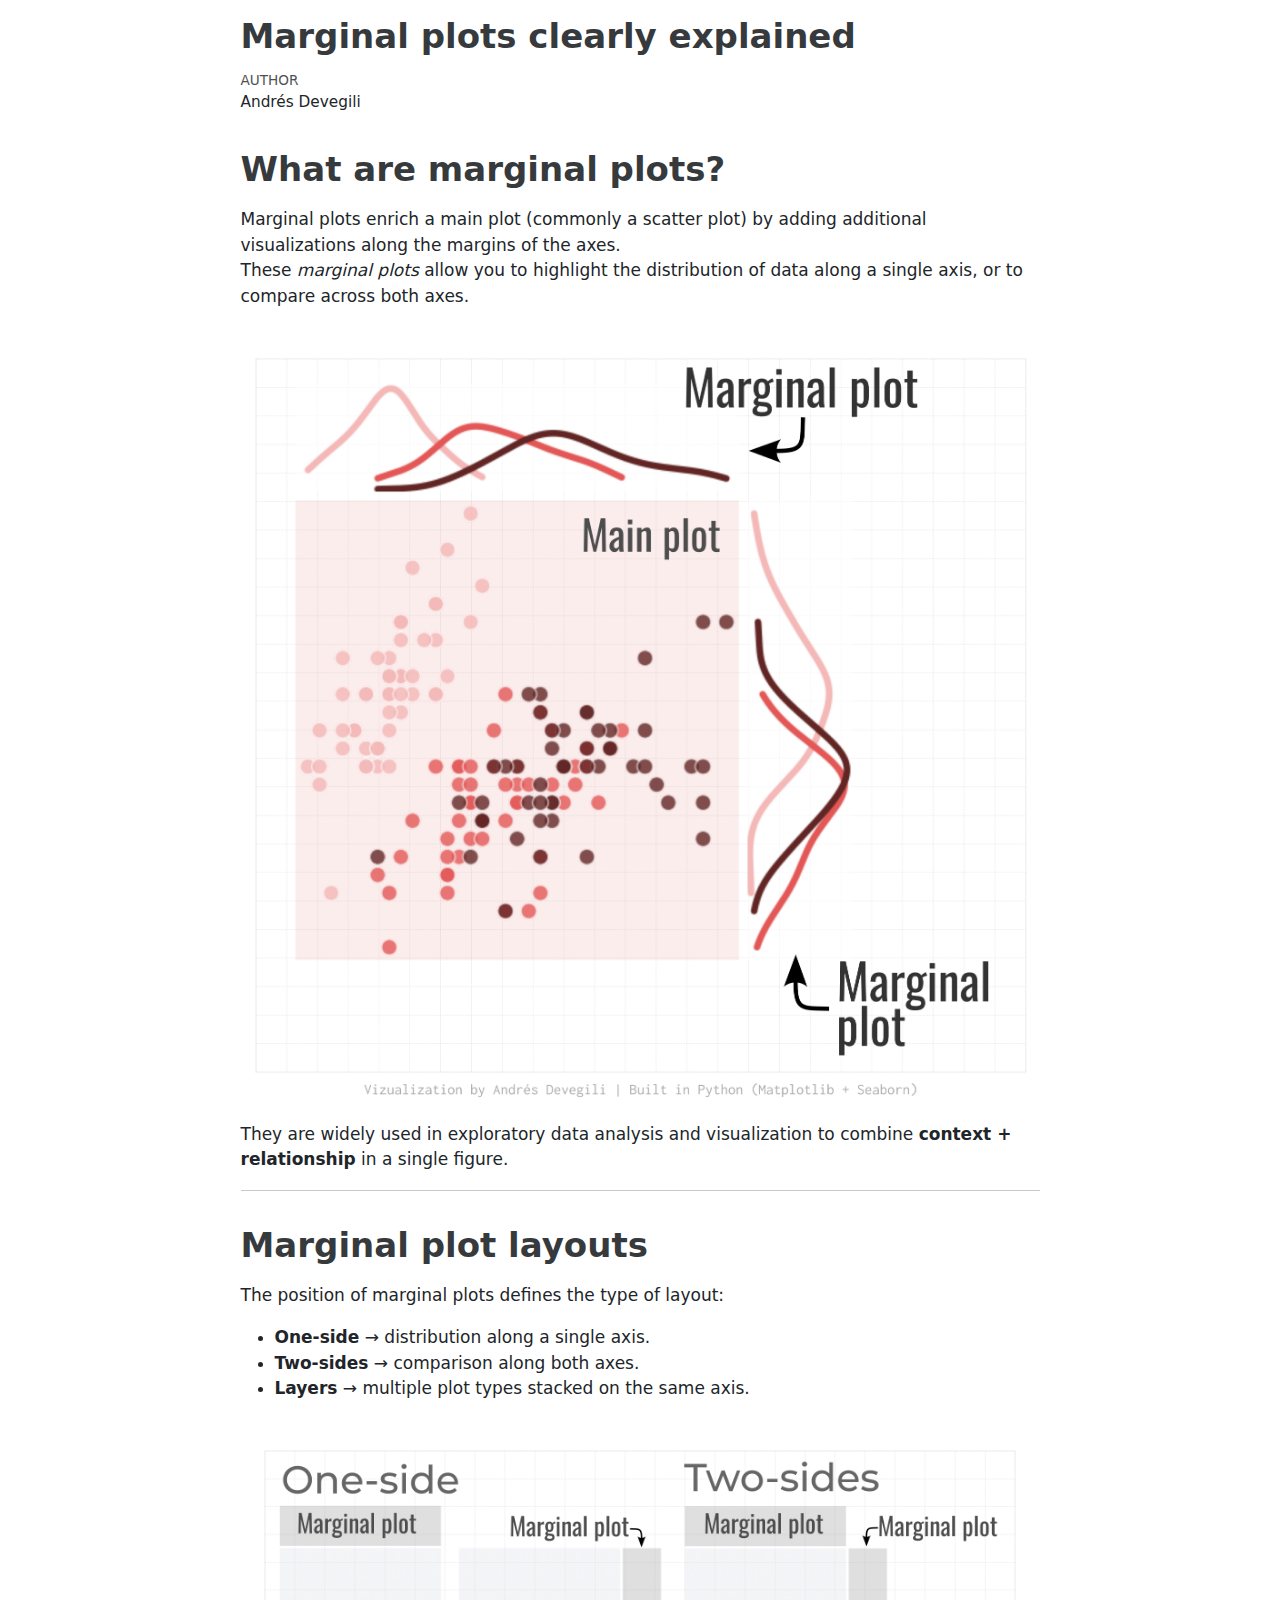
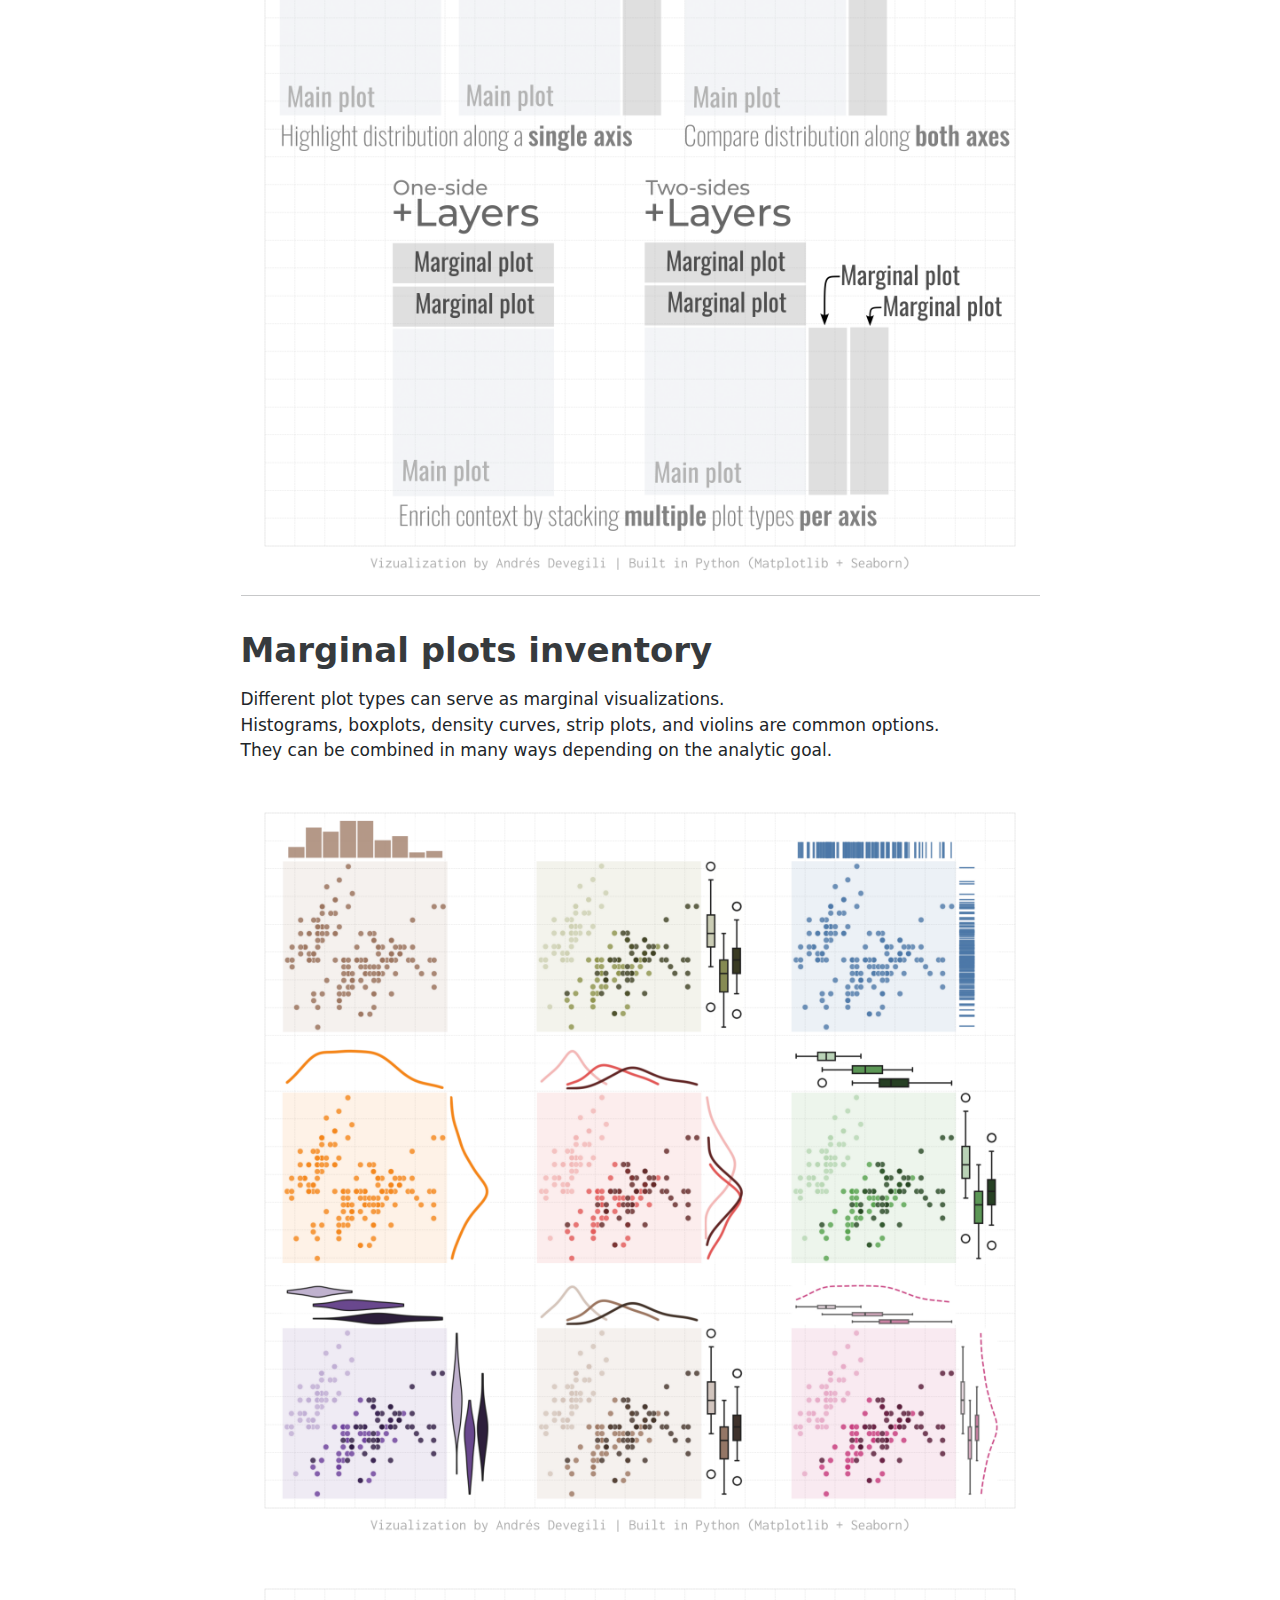
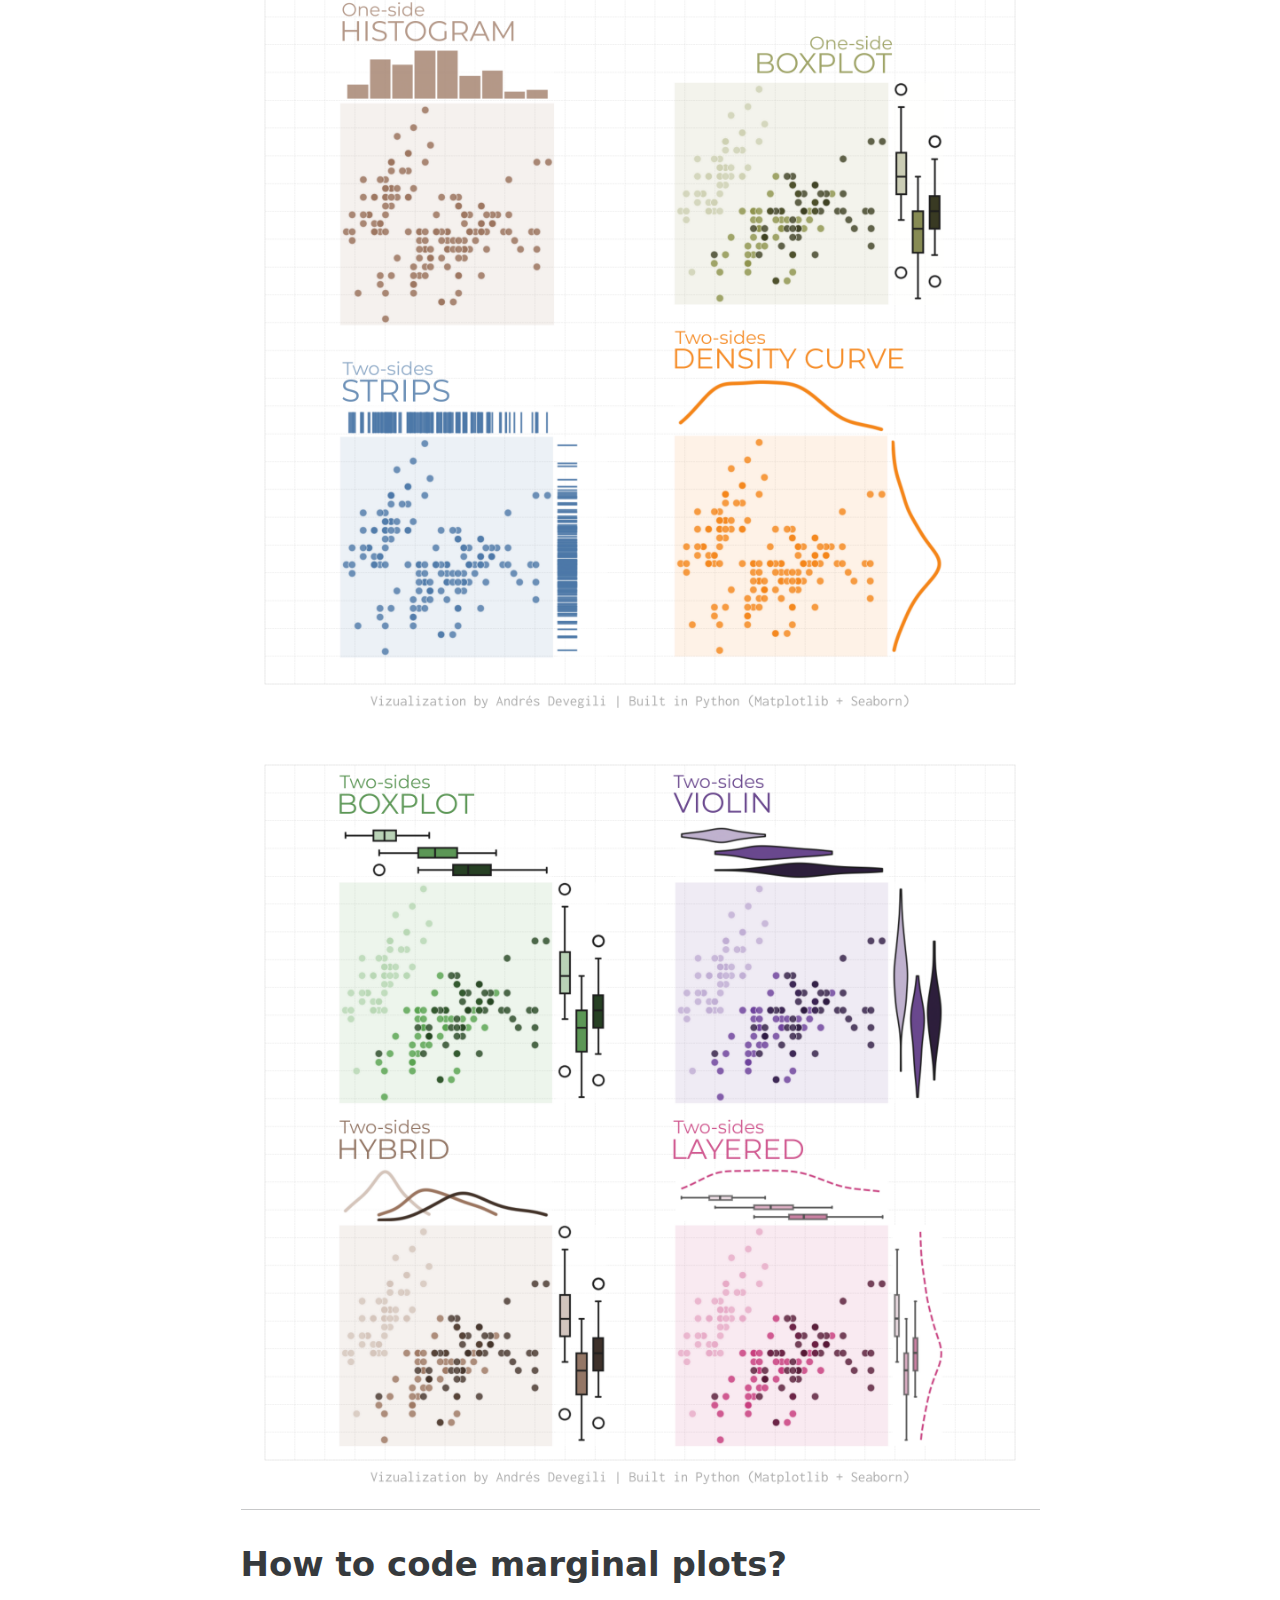
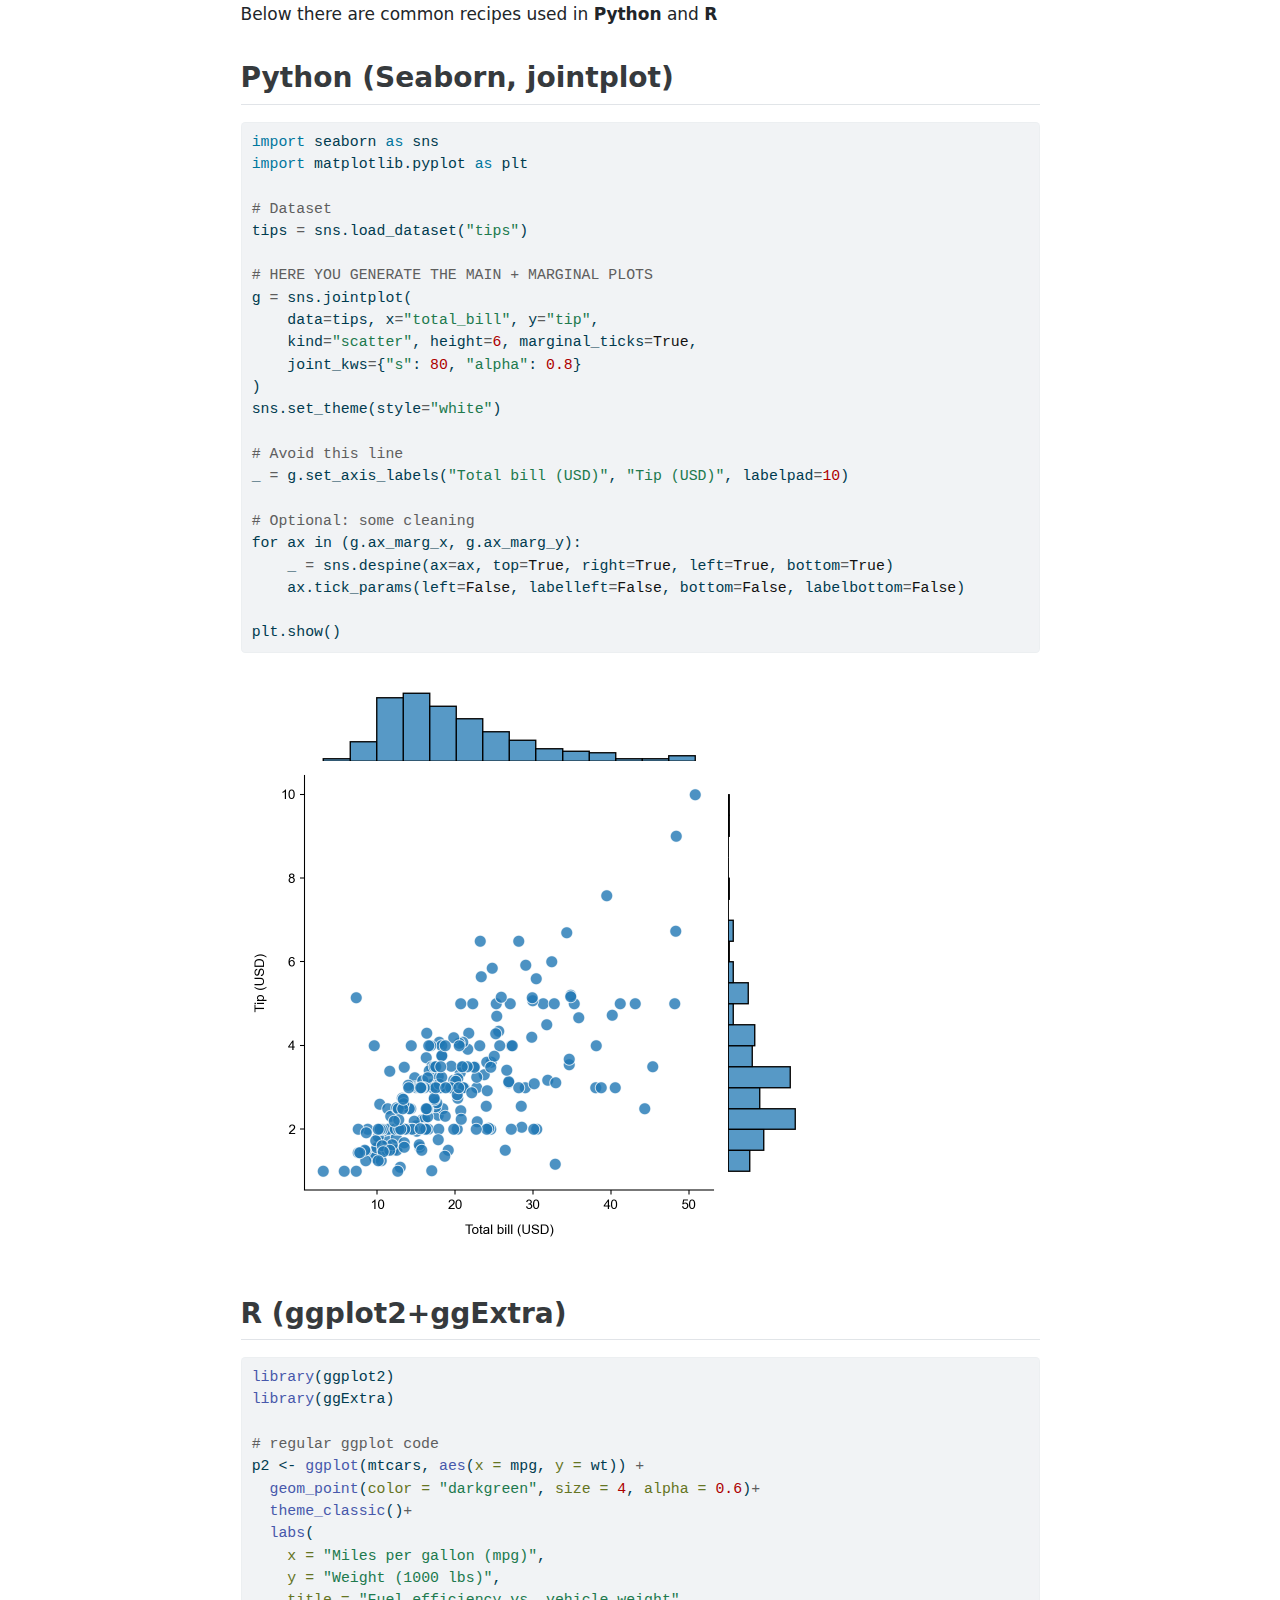
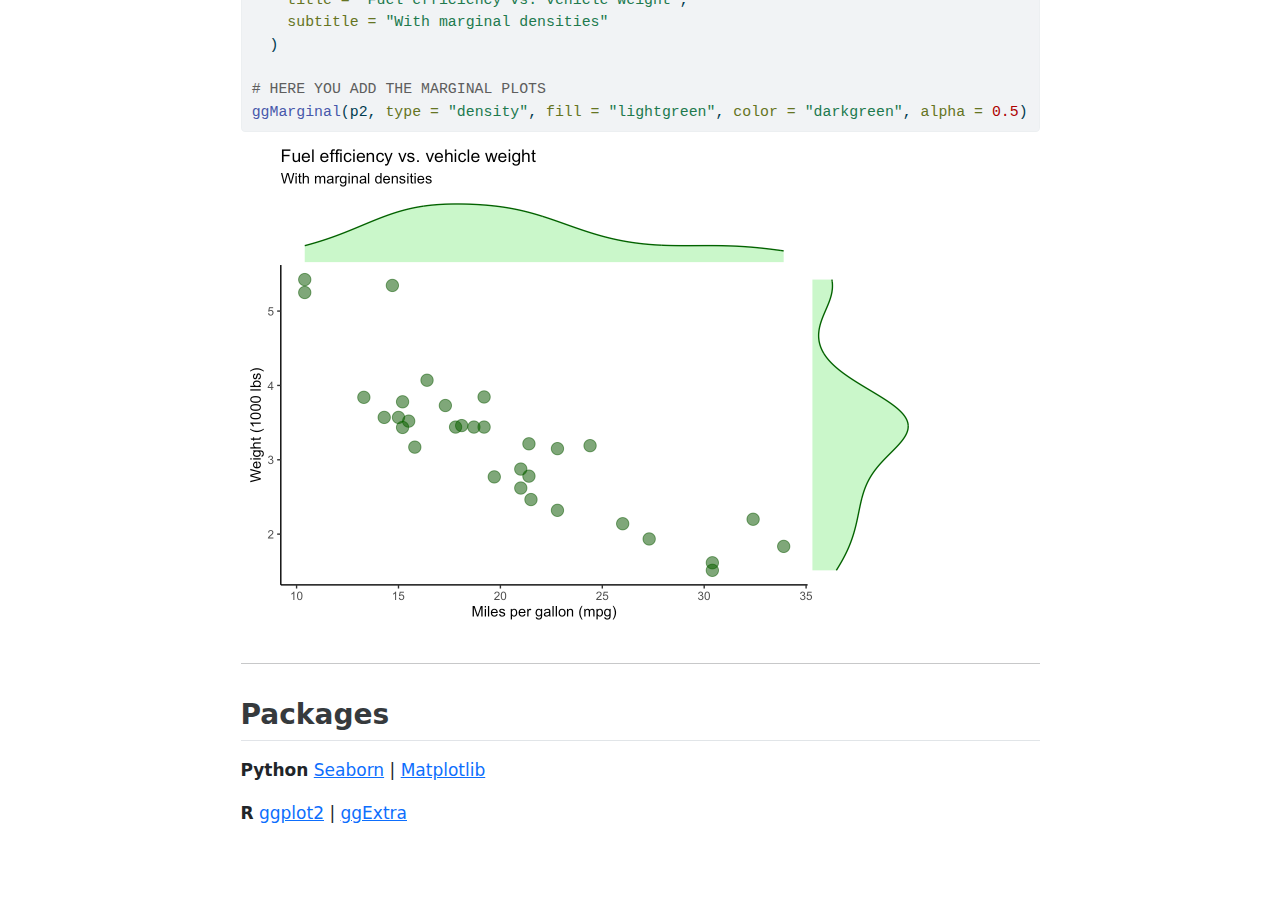
<file: marginal_plots.html>
<!DOCTYPE html>
<html xmlns="http://www.w3.org/1999/xhtml" lang="en" xml:lang="en"><head>

<meta charset="utf-8">
<meta name="generator" content="quarto-1.3.450">

<meta name="viewport" content="width=device-width, initial-scale=1.0, user-scalable=yes">

<meta name="author" content="Andrés Devegili">

<title>Marginal plots clearly explained</title>
<style>
code{white-space: pre-wrap;}
span.smallcaps{font-variant: small-caps;}
div.columns{display: flex; gap: min(4vw, 1.5em);}
div.column{flex: auto; overflow-x: auto;}
div.hanging-indent{margin-left: 1.5em; text-indent: -1.5em;}
ul.task-list{list-style: none;}
ul.task-list li input[type="checkbox"] {
  width: 0.8em;
  margin: 0 0.8em 0.2em -1em; /* quarto-specific, see https://github.com/quarto-dev/quarto-cli/issues/4556 */ 
  vertical-align: middle;
}
/* CSS for syntax highlighting */
pre > code.sourceCode { white-space: pre; position: relative; }
pre > code.sourceCode > span { display: inline-block; line-height: 1.25; }
pre > code.sourceCode > span:empty { height: 1.2em; }
.sourceCode { overflow: visible; }
code.sourceCode > span { color: inherit; text-decoration: inherit; }
div.sourceCode { margin: 1em 0; }
pre.sourceCode { margin: 0; }
@media screen {
div.sourceCode { overflow: auto; }
}
@media print {
pre > code.sourceCode { white-space: pre-wrap; }
pre > code.sourceCode > span { text-indent: -5em; padding-left: 5em; }
}
pre.numberSource code
  { counter-reset: source-line 0; }
pre.numberSource code > span
  { position: relative; left: -4em; counter-increment: source-line; }
pre.numberSource code > span > a:first-child::before
  { content: counter(source-line);
    position: relative; left: -1em; text-align: right; vertical-align: baseline;
    border: none; display: inline-block;
    -webkit-touch-callout: none; -webkit-user-select: none;
    -khtml-user-select: none; -moz-user-select: none;
    -ms-user-select: none; user-select: none;
    padding: 0 4px; width: 4em;
  }
pre.numberSource { margin-left: 3em;  padding-left: 4px; }
div.sourceCode
  {   }
@media screen {
pre > code.sourceCode > span > a:first-child::before { text-decoration: underline; }
}
</style>


<script src="marginal_plots_files/libs/clipboard/clipboard.min.js"></script>
<script src="marginal_plots_files/libs/quarto-html/quarto.js"></script>
<script src="marginal_plots_files/libs/quarto-html/popper.min.js"></script>
<script src="marginal_plots_files/libs/quarto-html/tippy.umd.min.js"></script>
<script src="marginal_plots_files/libs/quarto-html/anchor.min.js"></script>
<link href="marginal_plots_files/libs/quarto-html/tippy.css" rel="stylesheet">
<link href="marginal_plots_files/libs/quarto-html/quarto-syntax-highlighting.css" rel="stylesheet" id="quarto-text-highlighting-styles">
<script src="marginal_plots_files/libs/bootstrap/bootstrap.min.js"></script>
<link href="marginal_plots_files/libs/bootstrap/bootstrap-icons.css" rel="stylesheet">
<link href="marginal_plots_files/libs/bootstrap/bootstrap.min.css" rel="stylesheet" id="quarto-bootstrap" data-mode="light">
<style>html{ scroll-behavior: smooth; }</style>


</head>

<body class="fullcontent">

<div id="quarto-content" class="page-columns page-rows-contents page-layout-article">

<main class="content" id="quarto-document-content">

<header id="title-block-header" class="quarto-title-block default">
<div class="quarto-title">
<h1 class="title">Marginal plots clearly explained</h1>
</div>



<div class="quarto-title-meta">

    <div>
    <div class="quarto-title-meta-heading">Author</div>
    <div class="quarto-title-meta-contents">
             <p>Andrés Devegili </p>
          </div>
  </div>
    
  
    
  </div>
  

</header>

<section id="what-are-marginal-plots" class="level1">
<h1>What are marginal plots?</h1>
<p>Marginal plots enrich a main plot (commonly a scatter plot) by adding additional visualizations along the margins of the axes.<br>
These <em>marginal plots</em> allow you to highlight the distribution of data along a single axis, or to compare across both axes.</p>
<p><img src="Page%205.png" class="img-fluid"></p>
<p>They are widely used in exploratory data analysis and visualization to combine <strong>context + relationship</strong> in a single figure.</p>
<hr>
</section>
<section id="marginal-plot-layouts" class="level1">
<h1>Marginal plot layouts</h1>
<p>The position of marginal plots defines the type of layout:</p>
<ul>
<li><strong>One-side</strong> → distribution along a single axis.<br>
</li>
<li><strong>Two-sides</strong> → comparison along both axes.<br>
</li>
<li><strong>Layers</strong> → multiple plot types stacked on the same axis.</li>
</ul>
<p><img src="Page%201.png" class="img-fluid"></p>
<hr>
</section>
<section id="marginal-plots-inventory" class="level1">
<h1>Marginal plots inventory</h1>
<p>Different plot types can serve as marginal visualizations.<br>
Histograms, boxplots, density curves, strip plots, and violins are common options.<br>
They can be combined in many ways depending on the analytic goal.</p>
<p><img src="Page%202.png" class="img-fluid"></p>
<p><img src="Page%203.png" class="img-fluid"></p>
<p><img src="Page%204.png" class="img-fluid"></p>
<hr>
</section>
<section id="how-to-code-marginal-plots" class="level1">
<h1>How to code marginal plots?</h1>
<p>Below there are common recipes used in <strong>Python</strong> and <strong>R</strong></p>
<section id="python-seaborn-jointplot" class="level2">
<h2 class="anchored" data-anchor-id="python-seaborn-jointplot">Python (Seaborn, jointplot)</h2>
<div class="cell">
<div class="sourceCode cell-code" id="cb1"><pre class="sourceCode python code-with-copy"><code class="sourceCode python"><span id="cb1-1"><a href="#cb1-1" aria-hidden="true" tabindex="-1"></a><span class="im">import</span> seaborn <span class="im">as</span> sns</span>
<span id="cb1-2"><a href="#cb1-2" aria-hidden="true" tabindex="-1"></a><span class="im">import</span> matplotlib.pyplot <span class="im">as</span> plt</span>
<span id="cb1-3"><a href="#cb1-3" aria-hidden="true" tabindex="-1"></a></span>
<span id="cb1-4"><a href="#cb1-4" aria-hidden="true" tabindex="-1"></a><span class="co"># Dataset</span></span>
<span id="cb1-5"><a href="#cb1-5" aria-hidden="true" tabindex="-1"></a>tips <span class="op">=</span> sns.load_dataset(<span class="st">"tips"</span>)</span>
<span id="cb1-6"><a href="#cb1-6" aria-hidden="true" tabindex="-1"></a></span>
<span id="cb1-7"><a href="#cb1-7" aria-hidden="true" tabindex="-1"></a><span class="co"># HERE YOU GENERATE THE MAIN + MARGINAL PLOTS</span></span>
<span id="cb1-8"><a href="#cb1-8" aria-hidden="true" tabindex="-1"></a>g <span class="op">=</span> sns.jointplot(</span>
<span id="cb1-9"><a href="#cb1-9" aria-hidden="true" tabindex="-1"></a>    data<span class="op">=</span>tips, x<span class="op">=</span><span class="st">"total_bill"</span>, y<span class="op">=</span><span class="st">"tip"</span>,</span>
<span id="cb1-10"><a href="#cb1-10" aria-hidden="true" tabindex="-1"></a>    kind<span class="op">=</span><span class="st">"scatter"</span>, height<span class="op">=</span><span class="dv">6</span>, marginal_ticks<span class="op">=</span><span class="va">True</span>,</span>
<span id="cb1-11"><a href="#cb1-11" aria-hidden="true" tabindex="-1"></a>    joint_kws<span class="op">=</span>{<span class="st">"s"</span>: <span class="dv">80</span>, <span class="st">"alpha"</span>: <span class="fl">0.8</span>}</span>
<span id="cb1-12"><a href="#cb1-12" aria-hidden="true" tabindex="-1"></a>)</span>
<span id="cb1-13"><a href="#cb1-13" aria-hidden="true" tabindex="-1"></a>sns.set_theme(style<span class="op">=</span><span class="st">"white"</span>)</span>
<span id="cb1-14"><a href="#cb1-14" aria-hidden="true" tabindex="-1"></a></span>
<span id="cb1-15"><a href="#cb1-15" aria-hidden="true" tabindex="-1"></a><span class="co"># Avoid this line</span></span>
<span id="cb1-16"><a href="#cb1-16" aria-hidden="true" tabindex="-1"></a>_ <span class="op">=</span> g.set_axis_labels(<span class="st">"Total bill (USD)"</span>, <span class="st">"Tip (USD)"</span>, labelpad<span class="op">=</span><span class="dv">10</span>)</span>
<span id="cb1-17"><a href="#cb1-17" aria-hidden="true" tabindex="-1"></a></span>
<span id="cb1-18"><a href="#cb1-18" aria-hidden="true" tabindex="-1"></a><span class="co"># Optional: some cleaning</span></span>
<span id="cb1-19"><a href="#cb1-19" aria-hidden="true" tabindex="-1"></a><span class="cf">for</span> ax <span class="kw">in</span> (g.ax_marg_x, g.ax_marg_y):</span>
<span id="cb1-20"><a href="#cb1-20" aria-hidden="true" tabindex="-1"></a>    _ <span class="op">=</span> sns.despine(ax<span class="op">=</span>ax, top<span class="op">=</span><span class="va">True</span>, right<span class="op">=</span><span class="va">True</span>, left<span class="op">=</span><span class="va">True</span>, bottom<span class="op">=</span><span class="va">True</span>)</span>
<span id="cb1-21"><a href="#cb1-21" aria-hidden="true" tabindex="-1"></a>    ax.tick_params(left<span class="op">=</span><span class="va">False</span>, labelleft<span class="op">=</span><span class="va">False</span>, bottom<span class="op">=</span><span class="va">False</span>, labelbottom<span class="op">=</span><span class="va">False</span>)</span>
<span id="cb1-22"><a href="#cb1-22" aria-hidden="true" tabindex="-1"></a></span>
<span id="cb1-23"><a href="#cb1-23" aria-hidden="true" tabindex="-1"></a>plt.show()</span></code><button title="Copy to Clipboard" class="code-copy-button"><i class="bi"></i></button></pre></div>
<div class="cell-output-display">
<p><img src="marginal_plots_files/figure-html/unnamed-chunk-1-1.png" class="img-fluid" width="576"></p>
</div>
</div>
</section>
<section id="r-ggplot2ggextra" class="level2">
<h2 class="anchored" data-anchor-id="r-ggplot2ggextra">R (ggplot2+ggExtra)</h2>
<div class="cell">
<div class="sourceCode cell-code" id="cb2"><pre class="sourceCode r code-with-copy"><code class="sourceCode r"><span id="cb2-1"><a href="#cb2-1" aria-hidden="true" tabindex="-1"></a><span class="fu">library</span>(ggplot2)</span>
<span id="cb2-2"><a href="#cb2-2" aria-hidden="true" tabindex="-1"></a><span class="fu">library</span>(ggExtra)</span>
<span id="cb2-3"><a href="#cb2-3" aria-hidden="true" tabindex="-1"></a></span>
<span id="cb2-4"><a href="#cb2-4" aria-hidden="true" tabindex="-1"></a><span class="co"># regular ggplot code</span></span>
<span id="cb2-5"><a href="#cb2-5" aria-hidden="true" tabindex="-1"></a>p2 <span class="ot">&lt;-</span> <span class="fu">ggplot</span>(mtcars, <span class="fu">aes</span>(<span class="at">x =</span> mpg, <span class="at">y =</span> wt)) <span class="sc">+</span></span>
<span id="cb2-6"><a href="#cb2-6" aria-hidden="true" tabindex="-1"></a>  <span class="fu">geom_point</span>(<span class="at">color =</span> <span class="st">"darkgreen"</span>, <span class="at">size =</span> <span class="dv">4</span>, <span class="at">alpha =</span> <span class="fl">0.6</span>)<span class="sc">+</span></span>
<span id="cb2-7"><a href="#cb2-7" aria-hidden="true" tabindex="-1"></a>  <span class="fu">theme_classic</span>()<span class="sc">+</span></span>
<span id="cb2-8"><a href="#cb2-8" aria-hidden="true" tabindex="-1"></a>  <span class="fu">labs</span>(</span>
<span id="cb2-9"><a href="#cb2-9" aria-hidden="true" tabindex="-1"></a>    <span class="at">x =</span> <span class="st">"Miles per gallon (mpg)"</span>,</span>
<span id="cb2-10"><a href="#cb2-10" aria-hidden="true" tabindex="-1"></a>    <span class="at">y =</span> <span class="st">"Weight (1000 lbs)"</span>,</span>
<span id="cb2-11"><a href="#cb2-11" aria-hidden="true" tabindex="-1"></a>    <span class="at">title =</span> <span class="st">"Fuel efficiency vs. vehicle weight"</span>,</span>
<span id="cb2-12"><a href="#cb2-12" aria-hidden="true" tabindex="-1"></a>    <span class="at">subtitle =</span> <span class="st">"With marginal densities"</span></span>
<span id="cb2-13"><a href="#cb2-13" aria-hidden="true" tabindex="-1"></a>  )</span>
<span id="cb2-14"><a href="#cb2-14" aria-hidden="true" tabindex="-1"></a></span>
<span id="cb2-15"><a href="#cb2-15" aria-hidden="true" tabindex="-1"></a><span class="co"># HERE YOU ADD THE MARGINAL PLOTS</span></span>
<span id="cb2-16"><a href="#cb2-16" aria-hidden="true" tabindex="-1"></a><span class="fu">ggMarginal</span>(p2, <span class="at">type =</span> <span class="st">"density"</span>, <span class="at">fill =</span> <span class="st">"lightgreen"</span>, <span class="at">color =</span> <span class="st">"darkgreen"</span>, <span class="at">alpha =</span> <span class="fl">0.5</span>)</span></code><button title="Copy to Clipboard" class="code-copy-button"><i class="bi"></i></button></pre></div>
<div class="cell-output-display">
<p><img src="marginal_plots_files/figure-html/unnamed-chunk-2-3.png" class="img-fluid" width="672"></p>
</div>
</div>
<hr>
</section>
<section id="packages" class="level2">
<h2 class="anchored" data-anchor-id="packages">Packages</h2>
<p><strong>Python</strong> <a href="https://seaborn.pydata.org">Seaborn</a> | <a href="https://matplotlib.org">Matplotlib</a></p>
<p><strong>R</strong> <a href="https://ggplot2.tidyverse.org">ggplot2</a> | <a href="https://cran.r-project.org/package=ggExtra">ggExtra</a></p>
</section>
</section>

</main>
<!-- /main column -->
<script id="quarto-html-after-body" type="application/javascript">
window.document.addEventListener("DOMContentLoaded", function (event) {
  const toggleBodyColorMode = (bsSheetEl) => {
    const mode = bsSheetEl.getAttribute("data-mode");
    const bodyEl = window.document.querySelector("body");
    if (mode === "dark") {
      bodyEl.classList.add("quarto-dark");
      bodyEl.classList.remove("quarto-light");
    } else {
      bodyEl.classList.add("quarto-light");
      bodyEl.classList.remove("quarto-dark");
    }
  }
  const toggleBodyColorPrimary = () => {
    const bsSheetEl = window.document.querySelector("link#quarto-bootstrap");
    if (bsSheetEl) {
      toggleBodyColorMode(bsSheetEl);
    }
  }
  toggleBodyColorPrimary();  
  const icon = "";
  const anchorJS = new window.AnchorJS();
  anchorJS.options = {
    placement: 'right',
    icon: icon
  };
  anchorJS.add('.anchored');
  const isCodeAnnotation = (el) => {
    for (const clz of el.classList) {
      if (clz.startsWith('code-annotation-')) {                     
        return true;
      }
    }
    return false;
  }
  const clipboard = new window.ClipboardJS('.code-copy-button', {
    text: function(trigger) {
      const codeEl = trigger.previousElementSibling.cloneNode(true);
      for (const childEl of codeEl.children) {
        if (isCodeAnnotation(childEl)) {
          childEl.remove();
        }
      }
      return codeEl.innerText;
    }
  });
  clipboard.on('success', function(e) {
    // button target
    const button = e.trigger;
    // don't keep focus
    button.blur();
    // flash "checked"
    button.classList.add('code-copy-button-checked');
    var currentTitle = button.getAttribute("title");
    button.setAttribute("title", "Copied!");
    let tooltip;
    if (window.bootstrap) {
      button.setAttribute("data-bs-toggle", "tooltip");
      button.setAttribute("data-bs-placement", "left");
      button.setAttribute("data-bs-title", "Copied!");
      tooltip = new bootstrap.Tooltip(button, 
        { trigger: "manual", 
          customClass: "code-copy-button-tooltip",
          offset: [0, -8]});
      tooltip.show();    
    }
    setTimeout(function() {
      if (tooltip) {
        tooltip.hide();
        button.removeAttribute("data-bs-title");
        button.removeAttribute("data-bs-toggle");
        button.removeAttribute("data-bs-placement");
      }
      button.setAttribute("title", currentTitle);
      button.classList.remove('code-copy-button-checked');
    }, 1000);
    // clear code selection
    e.clearSelection();
  });
  function tippyHover(el, contentFn) {
    const config = {
      allowHTML: true,
      content: contentFn,
      maxWidth: 500,
      delay: 100,
      arrow: false,
      appendTo: function(el) {
          return el.parentElement;
      },
      interactive: true,
      interactiveBorder: 10,
      theme: 'quarto',
      placement: 'bottom-start'
    };
    window.tippy(el, config); 
  }
  const noterefs = window.document.querySelectorAll('a[role="doc-noteref"]');
  for (var i=0; i<noterefs.length; i++) {
    const ref = noterefs[i];
    tippyHover(ref, function() {
      // use id or data attribute instead here
      let href = ref.getAttribute('data-footnote-href') || ref.getAttribute('href');
      try { href = new URL(href).hash; } catch {}
      const id = href.replace(/^#\/?/, "");
      const note = window.document.getElementById(id);
      return note.innerHTML;
    });
  }
      let selectedAnnoteEl;
      const selectorForAnnotation = ( cell, annotation) => {
        let cellAttr = 'data-code-cell="' + cell + '"';
        let lineAttr = 'data-code-annotation="' +  annotation + '"';
        const selector = 'span[' + cellAttr + '][' + lineAttr + ']';
        return selector;
      }
      const selectCodeLines = (annoteEl) => {
        const doc = window.document;
        const targetCell = annoteEl.getAttribute("data-target-cell");
        const targetAnnotation = annoteEl.getAttribute("data-target-annotation");
        const annoteSpan = window.document.querySelector(selectorForAnnotation(targetCell, targetAnnotation));
        const lines = annoteSpan.getAttribute("data-code-lines").split(",");
        const lineIds = lines.map((line) => {
          return targetCell + "-" + line;
        })
        let top = null;
        let height = null;
        let parent = null;
        if (lineIds.length > 0) {
            //compute the position of the single el (top and bottom and make a div)
            const el = window.document.getElementById(lineIds[0]);
            top = el.offsetTop;
            height = el.offsetHeight;
            parent = el.parentElement.parentElement;
          if (lineIds.length > 1) {
            const lastEl = window.document.getElementById(lineIds[lineIds.length - 1]);
            const bottom = lastEl.offsetTop + lastEl.offsetHeight;
            height = bottom - top;
          }
          if (top !== null && height !== null && parent !== null) {
            // cook up a div (if necessary) and position it 
            let div = window.document.getElementById("code-annotation-line-highlight");
            if (div === null) {
              div = window.document.createElement("div");
              div.setAttribute("id", "code-annotation-line-highlight");
              div.style.position = 'absolute';
              parent.appendChild(div);
            }
            div.style.top = top - 2 + "px";
            div.style.height = height + 4 + "px";
            let gutterDiv = window.document.getElementById("code-annotation-line-highlight-gutter");
            if (gutterDiv === null) {
              gutterDiv = window.document.createElement("div");
              gutterDiv.setAttribute("id", "code-annotation-line-highlight-gutter");
              gutterDiv.style.position = 'absolute';
              const codeCell = window.document.getElementById(targetCell);
              const gutter = codeCell.querySelector('.code-annotation-gutter');
              gutter.appendChild(gutterDiv);
            }
            gutterDiv.style.top = top - 2 + "px";
            gutterDiv.style.height = height + 4 + "px";
          }
          selectedAnnoteEl = annoteEl;
        }
      };
      const unselectCodeLines = () => {
        const elementsIds = ["code-annotation-line-highlight", "code-annotation-line-highlight-gutter"];
        elementsIds.forEach((elId) => {
          const div = window.document.getElementById(elId);
          if (div) {
            div.remove();
          }
        });
        selectedAnnoteEl = undefined;
      };
      // Attach click handler to the DT
      const annoteDls = window.document.querySelectorAll('dt[data-target-cell]');
      for (const annoteDlNode of annoteDls) {
        annoteDlNode.addEventListener('click', (event) => {
          const clickedEl = event.target;
          if (clickedEl !== selectedAnnoteEl) {
            unselectCodeLines();
            const activeEl = window.document.querySelector('dt[data-target-cell].code-annotation-active');
            if (activeEl) {
              activeEl.classList.remove('code-annotation-active');
            }
            selectCodeLines(clickedEl);
            clickedEl.classList.add('code-annotation-active');
          } else {
            // Unselect the line
            unselectCodeLines();
            clickedEl.classList.remove('code-annotation-active');
          }
        });
      }
  const findCites = (el) => {
    const parentEl = el.parentElement;
    if (parentEl) {
      const cites = parentEl.dataset.cites;
      if (cites) {
        return {
          el,
          cites: cites.split(' ')
        };
      } else {
        return findCites(el.parentElement)
      }
    } else {
      return undefined;
    }
  };
  var bibliorefs = window.document.querySelectorAll('a[role="doc-biblioref"]');
  for (var i=0; i<bibliorefs.length; i++) {
    const ref = bibliorefs[i];
    const citeInfo = findCites(ref);
    if (citeInfo) {
      tippyHover(citeInfo.el, function() {
        var popup = window.document.createElement('div');
        citeInfo.cites.forEach(function(cite) {
          var citeDiv = window.document.createElement('div');
          citeDiv.classList.add('hanging-indent');
          citeDiv.classList.add('csl-entry');
          var biblioDiv = window.document.getElementById('ref-' + cite);
          if (biblioDiv) {
            citeDiv.innerHTML = biblioDiv.innerHTML;
          }
          popup.appendChild(citeDiv);
        });
        return popup.innerHTML;
      });
    }
  }
});
</script>
</div> <!-- /content -->



<script src="marginal_plots_files/libs/quarto-html/zenscroll-min.js"></script>
</body></html>
</file>
<file: marginal_plots_files/libs/quarto-html/tippy.css>
.tippy-box[data-animation=fade][data-state=hidden]{opacity:0}[data-tippy-root]{max-width:calc(100vw - 10px)}.tippy-box{position:relative;background-color:#333;color:#fff;border-radius:4px;font-size:14px;line-height:1.4;white-space:normal;outline:0;transition-property:transform,visibility,opacity}.tippy-box[data-placement^=top]>.tippy-arrow{bottom:0}.tippy-box[data-placement^=top]>.tippy-arrow:before{bottom:-7px;left:0;border-width:8px 8px 0;border-top-color:initial;transform-origin:center top}.tippy-box[data-placement^=bottom]>.tippy-arrow{top:0}.tippy-box[data-placement^=bottom]>.tippy-arrow:before{top:-7px;left:0;border-width:0 8px 8px;border-bottom-color:initial;transform-origin:center bottom}.tippy-box[data-placement^=left]>.tippy-arrow{right:0}.tippy-box[data-placement^=left]>.tippy-arrow:before{border-width:8px 0 8px 8px;border-left-color:initial;right:-7px;transform-origin:center left}.tippy-box[data-placement^=right]>.tippy-arrow{left:0}.tippy-box[data-placement^=right]>.tippy-arrow:before{left:-7px;border-width:8px 8px 8px 0;border-right-color:initial;transform-origin:center right}.tippy-box[data-inertia][data-state=visible]{transition-timing-function:cubic-bezier(.54,1.5,.38,1.11)}.tippy-arrow{width:16px;height:16px;color:#333}.tippy-arrow:before{content:"";position:absolute;border-color:transparent;border-style:solid}.tippy-content{position:relative;padding:5px 9px;z-index:1}
</file>
<file: marginal_plots_files/libs/quarto-html/quarto-syntax-highlighting.css>
/* quarto syntax highlight colors */
:root {
  --quarto-hl-ot-color: #003B4F;
  --quarto-hl-at-color: #657422;
  --quarto-hl-ss-color: #20794D;
  --quarto-hl-an-color: #5E5E5E;
  --quarto-hl-fu-color: #4758AB;
  --quarto-hl-st-color: #20794D;
  --quarto-hl-cf-color: #003B4F;
  --quarto-hl-op-color: #5E5E5E;
  --quarto-hl-er-color: #AD0000;
  --quarto-hl-bn-color: #AD0000;
  --quarto-hl-al-color: #AD0000;
  --quarto-hl-va-color: #111111;
  --quarto-hl-bu-color: inherit;
  --quarto-hl-ex-color: inherit;
  --quarto-hl-pp-color: #AD0000;
  --quarto-hl-in-color: #5E5E5E;
  --quarto-hl-vs-color: #20794D;
  --quarto-hl-wa-color: #5E5E5E;
  --quarto-hl-do-color: #5E5E5E;
  --quarto-hl-im-color: #00769E;
  --quarto-hl-ch-color: #20794D;
  --quarto-hl-dt-color: #AD0000;
  --quarto-hl-fl-color: #AD0000;
  --quarto-hl-co-color: #5E5E5E;
  --quarto-hl-cv-color: #5E5E5E;
  --quarto-hl-cn-color: #8f5902;
  --quarto-hl-sc-color: #5E5E5E;
  --quarto-hl-dv-color: #AD0000;
  --quarto-hl-kw-color: #003B4F;
}

/* other quarto variables */
:root {
  --quarto-font-monospace: SFMono-Regular, Menlo, Monaco, Consolas, "Liberation Mono", "Courier New", monospace;
}

pre > code.sourceCode > span {
  color: #003B4F;
}

code span {
  color: #003B4F;
}

code.sourceCode > span {
  color: #003B4F;
}

div.sourceCode,
div.sourceCode pre.sourceCode {
  color: #003B4F;
}

code span.ot {
  color: #003B4F;
  font-style: inherit;
}

code span.at {
  color: #657422;
  font-style: inherit;
}

code span.ss {
  color: #20794D;
  font-style: inherit;
}

code span.an {
  color: #5E5E5E;
  font-style: inherit;
}

code span.fu {
  color: #4758AB;
  font-style: inherit;
}

code span.st {
  color: #20794D;
  font-style: inherit;
}

code span.cf {
  color: #003B4F;
  font-style: inherit;
}

code span.op {
  color: #5E5E5E;
  font-style: inherit;
}

code span.er {
  color: #AD0000;
  font-style: inherit;
}

code span.bn {
  color: #AD0000;
  font-style: inherit;
}

code span.al {
  color: #AD0000;
  font-style: inherit;
}

code span.va {
  color: #111111;
  font-style: inherit;
}

code span.bu {
  font-style: inherit;
}

code span.ex {
  font-style: inherit;
}

code span.pp {
  color: #AD0000;
  font-style: inherit;
}

code span.in {
  color: #5E5E5E;
  font-style: inherit;
}

code span.vs {
  color: #20794D;
  font-style: inherit;
}

code span.wa {
  color: #5E5E5E;
  font-style: italic;
}

code span.do {
  color: #5E5E5E;
  font-style: italic;
}

code span.im {
  color: #00769E;
  font-style: inherit;
}

code span.ch {
  color: #20794D;
  font-style: inherit;
}

code span.dt {
  color: #AD0000;
  font-style: inherit;
}

code span.fl {
  color: #AD0000;
  font-style: inherit;
}

code span.co {
  color: #5E5E5E;
  font-style: inherit;
}

code span.cv {
  color: #5E5E5E;
  font-style: italic;
}

code span.cn {
  color: #8f5902;
  font-style: inherit;
}

code span.sc {
  color: #5E5E5E;
  font-style: inherit;
}

code span.dv {
  color: #AD0000;
  font-style: inherit;
}

code span.kw {
  color: #003B4F;
  font-style: inherit;
}

.prevent-inlining {
  content: "</";
}

/*# sourceMappingURL=debc5d5d77c3f9108843748ff7464032.css.map */
</file>
